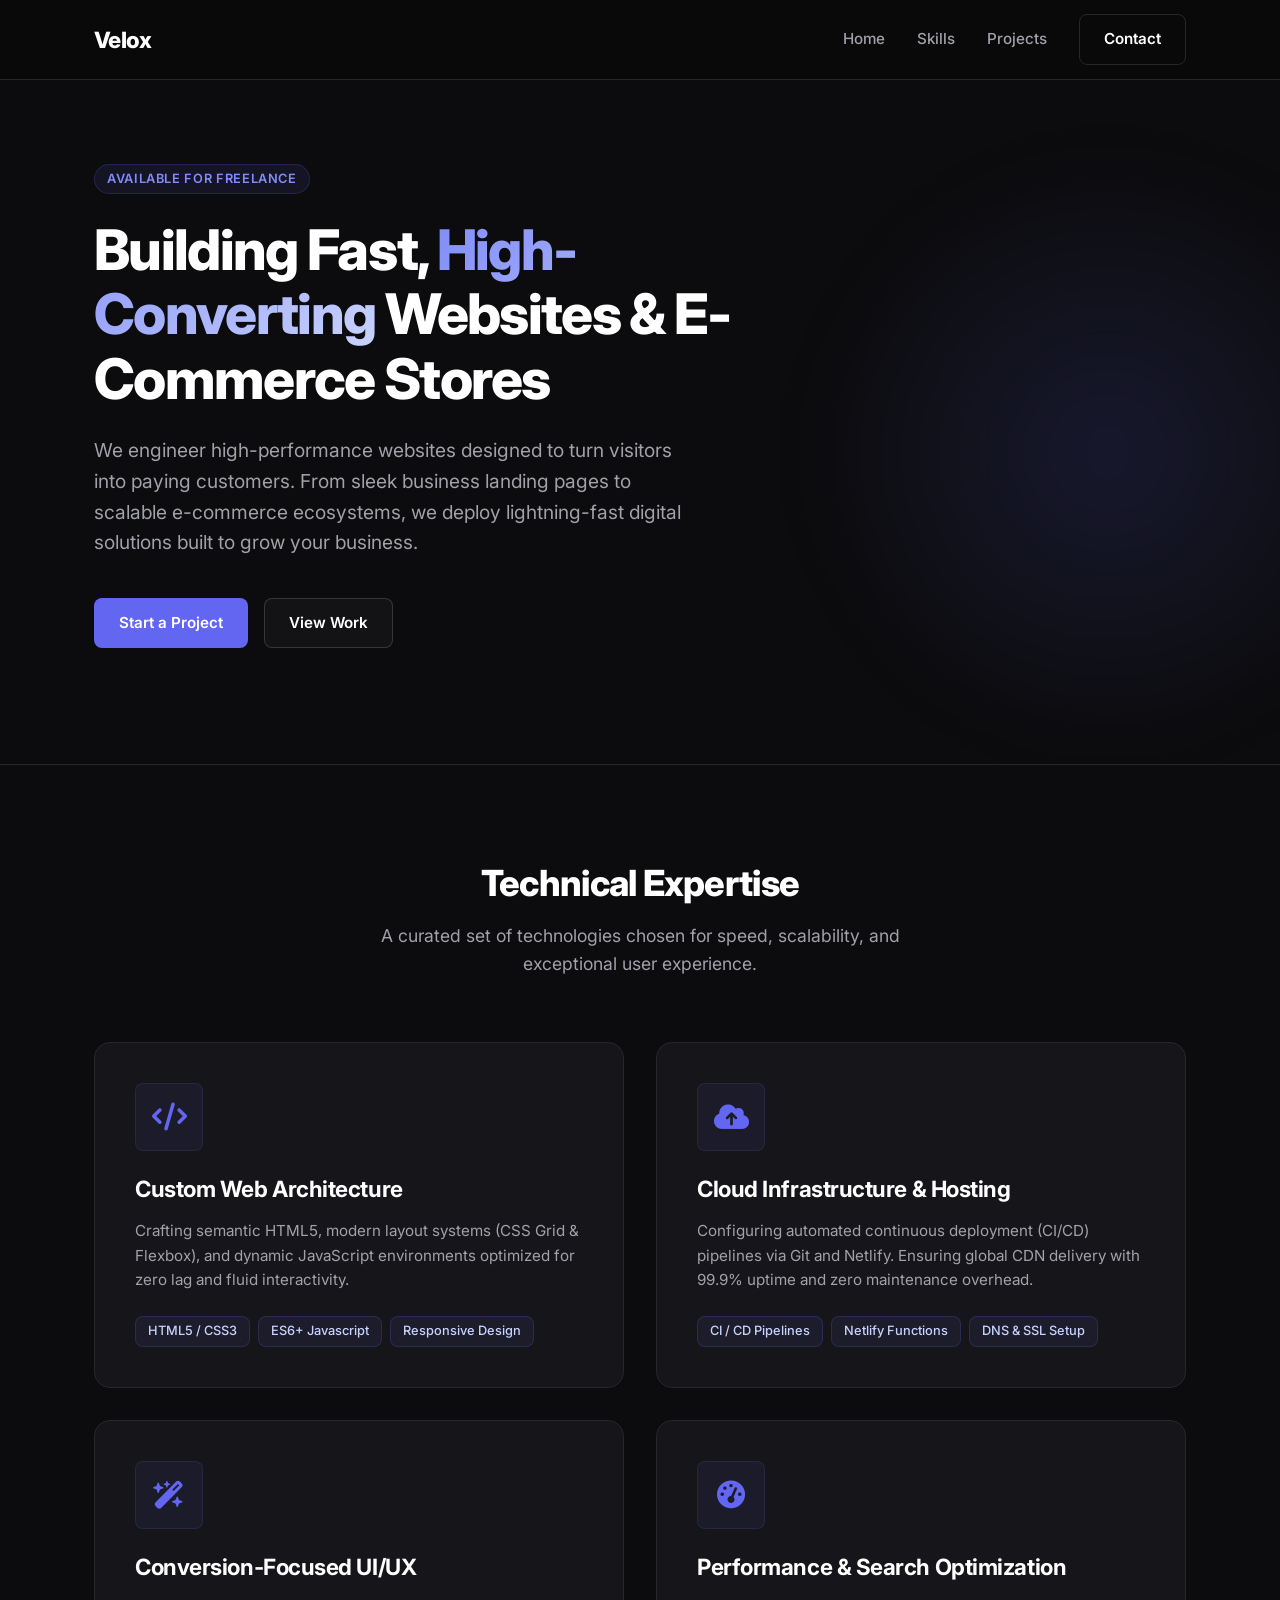
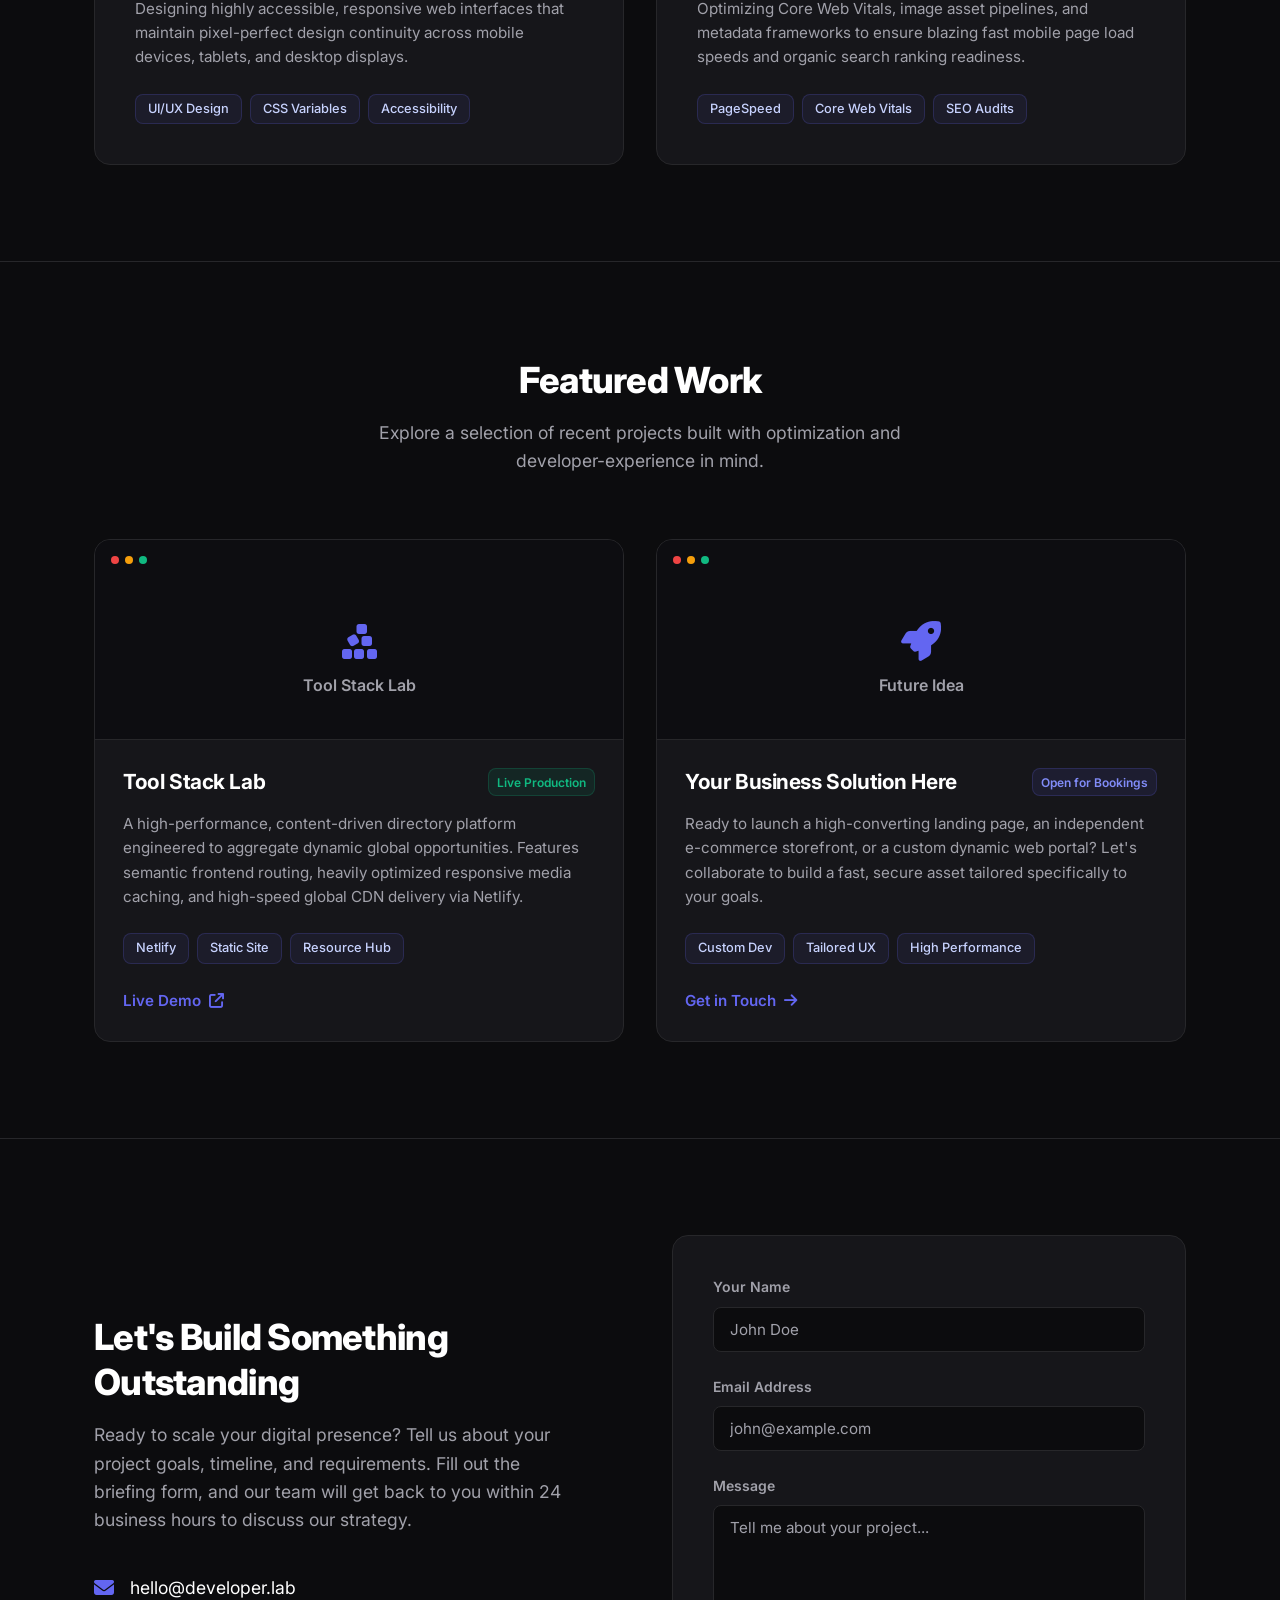
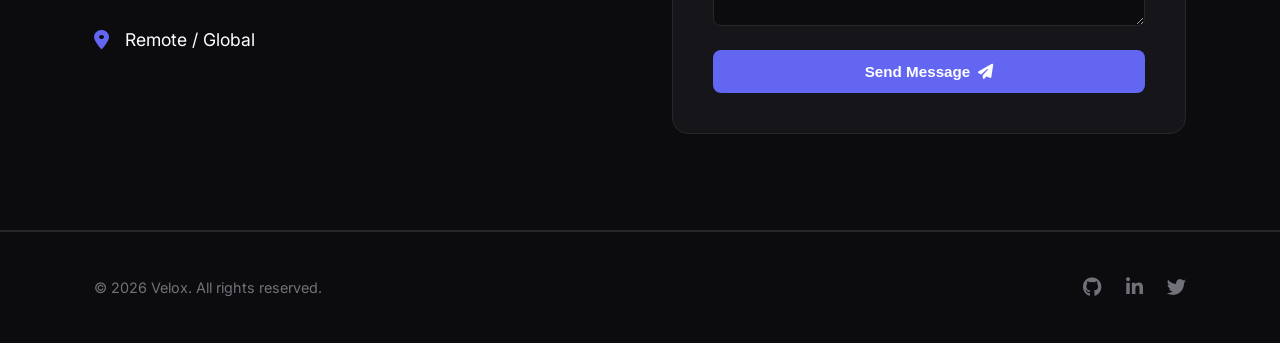
<file: index.html>
<!DOCTYPE html>
<html lang="en">

<head>
    <meta charset="UTF-8">
    <meta name="viewport" content="width=device-width, initial-scale=1.0">
    <meta name="description"
        content="We engineer high-performance websites designed to turn visitors into paying customers. Lightning-fast digital solutions built to grow your business.">
    <title>Velox | High-Performance Websites & E-Commerce Stores</title>

    <!-- Open Graph / Facebook -->
    <meta property="og:type" content="website">
    <meta property="og:title" content="Velox | High-Performance Websites & E-Commerce Stores">
    <meta property="og:description"
        content="We engineer high-performance websites designed to turn visitors into paying customers. Lightning-fast digital solutions built to grow your business.">
    <meta property="og:image" content="https://velox.dev/preview.jpg">

    <!-- Twitter -->
    <meta property="twitter:card" content="summary_large_image">
    <meta property="twitter:title" content="Velox | High-Performance Websites & E-Commerce Stores">
    <meta property="twitter:description"
        content="We engineer high-performance websites designed to turn visitors into paying customers. Lightning-fast digital solutions built to grow your business.">
    <meta property="twitter:image" content="https://velox.dev/preview.jpg">

    <!-- Google Fonts - Inter -->
    <link rel="preconnect" href="https://fonts.googleapis.com">
    <link rel="preconnect" href="https://fonts.gstatic.com" crossorigin>
    <link href="https://fonts.googleapis.com/css2?family=Inter:wght@300;400;500;600;700;800&display=swap"
        rel="stylesheet">
    <!-- FontAwesome for icons -->
    <link rel="stylesheet" href="https://cdnjs.cloudflare.com/ajax/libs/font-awesome/6.4.0/css/all.min.css">
    <!-- Custom CSS -->
    <link rel="stylesheet" href="style.css">
</head>

<body>

    <!-- Sticky Navbar -->
    <header class="navbar">
        <div class="container navbar-container">
            <a href="#home" class="logo">
                Velox
            </a>
            <nav class="nav-links">
                <a href="#home">Home</a>
                <a href="#skills">Skills</a>
                <a href="#projects">Projects</a>
                <a href="#contact" class="btn btn-outline">Contact</a>
            </nav>
        </div>
    </header>

    <main>
        <!-- Hero Section -->
        <section id="home" class="hero">
            <div class="container hero-container">
                <div class="hero-content">
                    <span class="badge">Available for Freelance</span>
                    <h1 class="hero-headline">Building Fast, <span class="text-gradient">High-Converting</span> Websites
                        & E-Commerce Stores</h1>
                    <p class="hero-subtext">
                        We engineer high-performance websites designed to turn visitors into paying customers. From sleek
                        business landing pages to scalable e-commerce ecosystems, we deploy lightning-fast digital
                        solutions built to grow your business.
                    </p>
                    <div class="hero-actions">
                        <a href="#contact" class="btn btn-primary">Start a Project</a>
                        <a href="#projects" class="btn btn-secondary">View Work</a>
                    </div>
                </div>
            </div>
            <div class="hero-glow"></div>
        </section>

        <!-- Skills Section -->
        <section id="skills" class="skills">
            <div class="container">
                <div class="section-header">
                    <h2 class="section-title">Technical Expertise</h2>
                    <p class="section-subtitle">A curated set of technologies chosen for speed, scalability, and
                        exceptional user experience.</p>
                </div>
                <div class="skills-grid">
                    <!-- Frontend Skill -->
                    <div class="skill-card">
                        <div class="skill-icon">
                            <i class="fa-solid fa-code"></i>
                        </div>
                        <h3>Custom Web Architecture</h3>
                        <p>Crafting semantic HTML5, modern layout systems (CSS Grid & Flexbox), and dynamic JavaScript
                            environments optimized for zero lag and fluid interactivity.</p>
                        <div class="skill-tags">
                            <span class="tag">HTML5 / CSS3</span>
                            <span class="tag">ES6+ Javascript</span>
                            <span class="tag">Responsive Design</span>
                        </div>
                    </div>
                    <!-- Netlify Skill -->
                    <div class="skill-card">
                        <div class="skill-icon">
                            <i class="fa-solid fa-cloud-arrow-up"></i>
                        </div>
                        <h3>Cloud Infrastructure & Hosting</h3>
                        <p>Configuring automated continuous deployment (CI/CD) pipelines via Git and Netlify. Ensuring
                            global CDN delivery with 99.9% uptime and zero maintenance overhead.</p>
                        <div class="skill-tags">
                            <span class="tag">CI / CD Pipelines</span>
                            <span class="tag">Netlify Functions</span>
                            <span class="tag">DNS & SSL Setup</span>
                        </div>
                    </div>
                    <!-- UI/UX & Design Systems -->
                    <div class="skill-card">
                        <div class="skill-icon">
                            <i class="fa-solid fa-wand-magic-sparkles"></i>
                        </div>
                        <h3>Conversion-Focused UI/UX</h3>
                        <p>Designing highly accessible, responsive web interfaces that maintain pixel-perfect design
                            continuity across mobile devices, tablets, and desktop displays.</p>
                        <div class="skill-tags">
                            <span class="tag">UI/UX Design</span>
                            <span class="tag">CSS Variables</span>
                            <span class="tag">Accessibility</span>
                        </div>
                    </div>
                    <!-- Performance & SEO -->
                    <div class="skill-card">
                        <div class="skill-icon">
                            <i class="fa-solid fa-gauge-high"></i>
                        </div>
                        <h3>Performance & Search Optimization</h3>
                        <p>Optimizing Core Web Vitals, image asset pipelines, and metadata frameworks to ensure blazing
                            fast mobile page load speeds and organic search ranking readiness.</p>
                        <div class="skill-tags">
                            <span class="tag">PageSpeed</span>
                            <span class="tag">Core Web Vitals</span>
                            <span class="tag">SEO Audits</span>
                        </div>
                    </div>
                </div>
            </div>
        </section>

        <!-- Projects Section -->
        <section id="projects" class="projects">
            <div class="container">
                <div class="section-header">
                    <h2 class="section-title">Featured Work</h2>
                    <p class="section-subtitle">Explore a selection of recent projects built with optimization and
                        developer-experience in mind.</p>
                </div>
                <div class="projects-grid">
                    <!-- Project 1: Tool Stack Lab -->
                    <article class="project-card">
                        <div class="project-preview">
                            <div class="preview-browser">
                                <span class="browser-dot red"></span>
                                <span class="browser-dot yellow"></span>
                                <span class="browser-dot green"></span>
                            </div>
                            <div class="preview-content">
                                <i class="fa-solid fa-cubes-stacked preview-icon"></i>
                                <span>Tool Stack Lab</span>
                            </div>
                        </div>
                        <div class="project-details">
                            <div class="project-header">
                                <h3>Tool Stack Lab</h3>
                                <span class="status-badge">Live Production</span>
                            </div>
                            <p>A high-performance, content-driven directory platform engineered to aggregate dynamic
                                global opportunities. Features semantic frontend routing, heavily optimized responsive
                                media caching, and high-speed global CDN delivery via Netlify.</p>
                            <div class="project-tags">
                                <span class="tag">Netlify</span>
                                <span class="tag">Static Site</span>
                                <span class="tag">Resource Hub</span>
                            </div>
                            <div class="project-links">
                                <a href="#" class="project-link" aria-label="Visit Tool Stack Lab Website">Live Demo <i
                                        class="fa-solid fa-arrow-up-right-from-square"></i></a>
                            </div>
                        </div>
                    </article>

                    <!-- Project 2: Placeholder -->
                    <article class="project-card placeholder-card">
                        <div class="project-preview">
                            <div class="preview-browser">
                                <span class="browser-dot red"></span>
                                <span class="browser-dot yellow"></span>
                                <span class="browser-dot green"></span>
                            </div>
                            <div class="preview-content">
                                <i class="fa-solid fa-rocket preview-icon"></i>
                                <span>Future Idea</span>
                            </div>
                        </div>
                        <div class="project-details">
                            <div class="project-header">
                                <h3>Your Business Solution Here</h3>
                                <span class="status-badge status-upcoming">Open for Bookings</span>
                            </div>
                            <p>Ready to launch a high-converting landing page, an independent e-commerce storefront, or
                                a custom dynamic web portal? Let's collaborate to build a fast, secure asset tailored
                                specifically to your goals.</p>
                            <div class="project-tags">
                                <span class="tag">Custom Dev</span>
                                <span class="tag">Tailored UX</span>
                                <span class="tag">High Performance</span>
                            </div>
                            <div class="project-links">
                                <a href="#contact" class="project-link" aria-label="Get in Touch to start a project">Get
                                    in Touch <i class="fa-solid fa-arrow-right"></i></a>
                            </div>
                        </div>
                    </article>
                </div>
            </div>
        </section>

        <!-- Contact Section -->
        <section id="contact" class="contact">
            <div class="container contact-container">
                <div class="contact-info">
                    <h2 class="section-title text-left">Let's Build Something Outstanding</h2>
                    <p class="contact-text">
                        Ready to scale your digital presence? Tell us about your project goals, timeline, and
                        requirements. Fill out the briefing form, and our team will get back to you within 24 business hours to
                        discuss our strategy.
                    </p>
                    <div class="contact-details-list">
                        <div class="contact-item">
                            <i class="fa-solid fa-envelope"></i>
                            <span>hello@developer.lab</span>
                        </div>
                        <div class="contact-item">
                            <i class="fa-solid fa-location-dot"></i>
                            <span>Remote / Global</span>
                        </div>
                    </div>
                </div>

                <!-- Formspree Contact Form -->
                <div class="contact-form-wrapper">
                    <form id="contactForm" class="contact-form" onsubmit="submitForm(event)">
                        
                        <div class="form-group">
                            <label for="name">Your Name</label>
                            <input type="text" id="name" name="name" required placeholder="John Doe">
                        </div>
                        
                        <div class="form-group">
                            <label for="email">Email Address</label>
                            <input type="email" id="email" name="email" required placeholder="john@example.com">
                        </div>
                        
                        <div class="form-group">
                            <label for="message">Message</label>
                            <textarea id="message" name="message" rows="5" required
                                placeholder="Tell me about your project..."></textarea>
                        </div>
                        
                        <button type="submit" class="btn btn-primary btn-block">
                            Send Message <i class="fa-solid fa-paper-plane"></i>
                        </button>
                    </form>
                    <script>
                        function submitForm(event) {
                            event.preventDefault(); // Forces the browser NOT to redirect to the generic page
                            
                            const form = document.getElementById('contactForm');
                            const formData = new FormData(form);
                            
                            fetch('https://formspree.io/f/xkoljalk', {
                                method: 'POST',
                                body: formData,
                                headers: {
                                    'Accept': 'application/json'
                                }
                            })
                            .then(response => {
                                if (response.ok) {
                                    window.location.href = 'success.html'; // Redirects to our custom page
                                } else {
                                    alert('Transmission error. Please try again.');
                                }
                            })
                            .catch(error => {
                                alert('Transmission error. Please check your connection.');
                            });
                        }
                    </script>
                </div>
            </div>
        </section>
    </main>

    <!-- Footer -->
    <footer class="footer">
        <div class="container footer-container">
            <p>&copy; 2026 Velox. All rights reserved.</p>
            <div class="footer-socials">
                <a href="#" aria-label="GitHub"><i class="fa-brands fa-github"></i></a>
                <a href="#" aria-label="LinkedIn"><i class="fa-brands fa-linkedin-in"></i></a>
                <a href="#" aria-label="Twitter"><i class="fa-brands fa-twitter"></i></a>
            </div>
        </div>
    </footer>
</body>

</html>
</file>
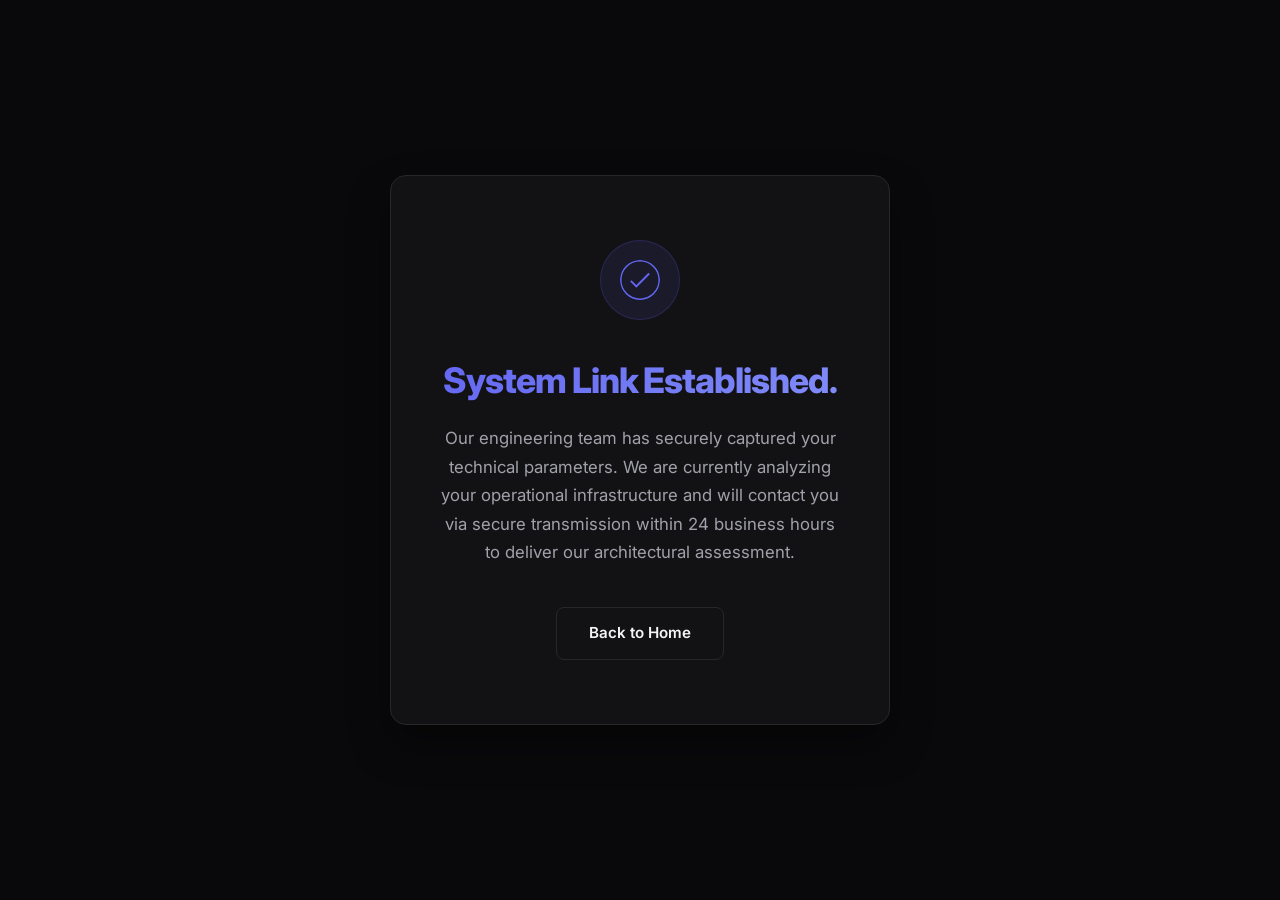
<file: success.html>
<!DOCTYPE html>
<html lang="en">
<head>
    <meta charset="UTF-8">
    <meta name="viewport" content="width=device-width, initial-scale=1.0">
    <title>Transmission Received | Velox</title>
    <!-- Google Fonts - Inter -->
    <link rel="preconnect" href="https://fonts.googleapis.com">
    <link rel="preconnect" href="https://fonts.gstatic.com" crossorigin>
    <link href="https://fonts.googleapis.com/css2?family=Inter:wght@300;400;500;600;700;800&display=swap" rel="stylesheet">
    <style>
        /* Velox Design System */
        :root {
            --bg-primary: #09090b;
            --bg-secondary: #121215;
            --accent: #6366f1;
            --accent-glow: rgba(99, 102, 241, 0.15);
            --accent-gradient: linear-gradient(135deg, #6366f1 0%, #818cf8 100%);
            --text-primary: #f4f4f5;
            --text-secondary: #a1a1aa;
            --border-color: #27272a;
            --border-radius-lg: 16px;
            --transition-fast: 0.2s cubic-bezier(0.16, 1, 0.3, 1);
        }

        *, *::before, *::after {
            box-sizing: border-box;
            margin: 0;
            padding: 0;
        }

        body {
            font-family: 'Inter', -apple-system, sans-serif;
            background-color: var(--bg-primary);
            color: var(--text-primary);
            line-height: 1.6;
            display: flex;
            align-items: center;
            justify-content: center;
            min-height: 100vh;
            overflow: hidden;
            -webkit-font-smoothing: antialiased;
        }

        .success-container {
            background-color: var(--bg-secondary);
            border: 1px solid var(--border-color);
            border-radius: var(--border-radius-lg);
            padding: 4rem 3rem;
            max-width: 500px;
            width: 90%;
            text-align: center;
            position: relative;
            z-index: 2;
            box-shadow: 0 20px 40px rgba(0, 0, 0, 0.4);
            animation: slideUp 0.6s cubic-bezier(0.16, 1, 0.3, 1) forwards;
            opacity: 0;
            transform: translateY(20px);
        }

        /* Ambient Glow Behind Card */
        .glow-background {
            position: absolute;
            top: 50%;
            left: 50%;
            transform: translate(-50%, -50%);
            width: 400px;
            height: 400px;
            background: radial-gradient(circle, var(--accent-glow) 0%, transparent 70%);
            z-index: 1;
            pointer-events: none;
            filter: blur(40px);
        }

        /* Animated Checkmark Icon */
        .icon-wrapper {
            display: flex;
            align-items: center;
            justify-content: center;
            width: 80px;
            height: 80px;
            background: rgba(99, 102, 241, 0.1);
            border: 1px solid rgba(99, 102, 241, 0.2);
            border-radius: 50%;
            margin: 0 auto 2rem;
            position: relative;
        }

        .checkmark {
            width: 40px;
            height: 40px;
            border-radius: 50%;
            display: block;
            stroke-width: 2.5;
            stroke: var(--accent);
            stroke-miterlimit: 10;
            box-shadow: inset 0px 0px 0px var(--accent);
            animation: fill .4s ease-in-out .4s forwards, scale .3s ease-in-out .9s both;
        }

        .checkmark__circle {
            stroke-dasharray: 166;
            stroke-dashoffset: 166;
            stroke-width: 2;
            stroke-miterlimit: 10;
            stroke: var(--accent);
            fill: none;
            animation: stroke 0.6s cubic-bezier(0.65, 0, 0.45, 1) forwards;
        }

        .checkmark__check {
            transform-origin: 50% 50%;
            stroke-dasharray: 48;
            stroke-dashoffset: 48;
            animation: stroke 0.3s cubic-bezier(0.65, 0, 0.45, 1) 0.6s forwards;
        }

        h1 {
            font-size: 2.2rem;
            font-weight: 800;
            letter-spacing: -0.03em;
            margin-bottom: 1rem;
            background: var(--accent-gradient);
            -webkit-background-clip: text;
            -webkit-text-fill-color: transparent;
        }

        p {
            font-size: 1.05rem;
            color: var(--text-secondary);
            margin-bottom: 2.5rem;
            line-height: 1.7;
        }

        /* Return Button */
        .btn {
            display: inline-flex;
            align-items: center;
            justify-content: center;
            padding: 0.85rem 2rem;
            background-color: transparent;
            color: var(--text-primary);
            border: 1px solid var(--border-color);
            border-radius: 8px;
            font-size: 0.95rem;
            font-weight: 600;
            text-decoration: none;
            transition: all var(--transition-fast);
            cursor: pointer;
        }

        .btn:hover {
            border-color: var(--accent);
            background-color: rgba(99, 102, 241, 0.05);
            color: #818cf8;
            transform: translateY(-2px);
        }

        /* Animations */
        @keyframes slideUp {
            to {
                opacity: 1;
                transform: translateY(0);
            }
        }

        @keyframes stroke {
            100% {
                stroke-dashoffset: 0;
            }
        }

        @keyframes scale {
            0%, 100% {
                transform: none;
            }
            50% {
                transform: scale3d(1.1, 1.1, 1);
            }
        }

        @keyframes fill {
            100% {
                box-shadow: inset 0px 0px 0px 30px transparent;
            }
        }
    </style>
</head>
<body>

    <div class="glow-background"></div>

    <div class="success-container">
        <div class="icon-wrapper">
            <svg class="checkmark" xmlns="http://www.w3.org/2000/svg" viewBox="0 0 52 52">
                <circle class="checkmark__circle" cx="26" cy="26" r="25" fill="none"/>
                <path class="checkmark__check" fill="none" d="M14.1 27.2l7.1 7.2 16.7-16.8"/>
            </svg>
        </div>
        <h1>System Link Established.</h1>
        <p>Our engineering team has securely captured your technical parameters. We are currently analyzing your operational infrastructure and will contact you via secure transmission within 24 business hours to deliver our architectural assessment.</p>
        <a href="index.html" class="btn">Back to Home</a>
    </div>

</body>
</html>
</file>
<file: style.css>
/* ==========================================================================
   Design System & Variables
   ========================================================================== */
:root {
    /* Color Palette */
    --bg-primary: #0c0c0e;
    /* Premium deep dark background */
    --bg-secondary: #16161a;
    /* Solid card background */
    --bg-tertiary: #222227;
    /* Hover state background */
    --accent: #6366f1;
    /* Primary Accent / Button Indigo */
    --accent-light: #818cf8;
    /* Lighter Indigo for hover states */
    --accent-glow: rgba(99, 102, 241, 0.15);
    --accent-gradient: linear-gradient(135deg, #6366f1 0%, #818cf8 100%);

    /* Text Colors */
    --text-primary: #ffffff;
    /* High-contrast Text Main */
    --text-secondary: #a1a1aa;
    /* Text Muted */
    --text-muted: #71717a;
    /* Sub-labels and metadata */

    /* Borders & Spacing */
    --border-color: #27272a;
    /* Card and divider borders */
    --border-hover: #3f3f46;
    /* Hover borders */
    --border-focus: #818cf8;
    --border-radius-lg: 16px;
    --border-radius-md: 12px;
    --border-radius-sm: 8px;

    /* Transitions */
    --transition-fast: 0.2s cubic-bezier(0.16, 1, 0.3, 1);
    --transition-normal: 0.4s cubic-bezier(0.16, 1, 0.3, 1);

    /* Layout Sizes */
    --max-width: 1140px;
    --header-height: 80px;
}

/* ==========================================================================
   Reset & Base Styles
   ========================================================================== */
*,
*::before,
*::after {
    box-sizing: border-box;
    margin: 0;
    padding: 0;
}

html {
    scroll-behavior: smooth;
    font-size: 16px;
}

body {
    font-family: 'Inter', -apple-system, BlinkMacSystemFont, "Segoe UI", Roboto, sans-serif;
    background-color: var(--bg-primary);
    color: var(--text-primary);
    line-height: 1.6;
    overflow-x: hidden;
    -webkit-font-smoothing: antialiased;
    -moz-osx-font-smoothing: grayscale;
}

.container {
    width: 100%;
    max-width: var(--max-width);
    margin: 0 auto;
    padding: 0 1.5rem;
}

/* Typography Utility */
h1,
h2,
h3,
h4 {
    font-weight: 700;
    line-height: 1.25;
    letter-spacing: -0.02em;
    color: #ffffff;
}

a {
    color: inherit;
    text-decoration: none;
    transition: color var(--transition-fast);
}

/* ==========================================================================
   Common Components (Buttons, Badges, Layout)
   ========================================================================== */
.btn {
    display: inline-flex;
    align-items: center;
    justify-content: center;
    gap: 0.5rem;
    padding: 0.75rem 1.5rem;
    border-radius: var(--border-radius-sm);
    font-size: 0.95rem;
    font-weight: 600;
    cursor: pointer;
    transition: all var(--transition-fast);
    border: 1px solid transparent;
}

.btn-primary {
    background: var(--accent);
    color: #ffffff;
}

.btn-primary:hover {
    background: var(--accent-light);
    transform: translateY(-2px);
}

.btn-secondary {
    background-color: rgba(255, 255, 255, 0.03);
    border: 1px solid rgba(255, 255, 255, 0.15);
    color: var(--text-primary);
}

.btn-secondary:hover {
    background-color: rgba(255, 255, 255, 0.08);
    border-color: rgba(255, 255, 255, 0.3);
    transform: translateY(-2px);
}

.btn-outline {
    background-color: transparent;
    border-color: var(--border-color);
    color: var(--text-primary);
}

.btn-outline:hover {
    border-color: var(--accent);
    color: var(--accent-light);
    background-color: rgba(99, 102, 241, 0.05);
}

.btn-sm {
    padding: 0.5rem 1rem;
    font-size: 0.875rem;
}

.btn-block {
    display: flex;
    width: 100%;
}

.badge {
    display: inline-block;
    padding: 0.25rem 0.75rem;
    background-color: rgba(99, 102, 241, 0.1);
    border: 1px solid rgba(99, 102, 241, 0.2);
    color: var(--accent-light);
    border-radius: 9999px;
    font-size: 0.8rem;
    font-weight: 600;
    letter-spacing: 0.05em;
    text-transform: uppercase;
    margin-bottom: 1.5rem;
}

.text-gradient {
    background: linear-gradient(135deg, #818cf8 0%, #c7d2fe 100%);
    -webkit-background-clip: text;
    background-clip: text;
    -webkit-text-fill-color: transparent;
}

/* ==========================================================================
   Header & Navigation (Sticky)
   ========================================================================== */
.navbar {
    position: fixed;
    top: 0;
    left: 0;
    width: 100%;
    height: var(--header-height);
    background-color: rgba(9, 9, 11, 0.8);
    backdrop-filter: blur(12px);
    -webkit-backdrop-filter: blur(12px);
    border-bottom: 1px solid var(--border-color);
    z-index: 1000;
    display: flex;
    align-items: center;
}

.navbar-container {
    display: flex;
    justify-content: space-between;
    align-items: center;
    width: 100%;
}

.logo {
    font-size: 1.4rem;
    font-weight: 800;
    letter-spacing: -0.03em;
    color: #ffffff;
}

.logo-accent {
    color: var(--accent);
}

.nav-links {
    display: flex;
    align-items: center;
    gap: 2rem;
}

.nav-links a:not(.btn) {
    font-size: 0.95rem;
    font-weight: 500;
    color: var(--text-secondary);
}

.nav-links a:not(.btn):hover {
    color: var(--accent-light);
}

/* ==========================================================================
   Hero Section
   ========================================================================== */
.hero {
    position: relative;
    padding-top: calc(var(--header-height) + 4rem);
    padding-bottom: 6rem;
    min-height: 85vh;
    display: flex;
    align-items: center;
    overflow: hidden;
}

.hero-container {
    position: relative;
    z-index: 2;
}

.hero-content {
    max-width: 720px;
}

.hero-headline {
    font-size: 3.5rem;
    line-height: 1.15;
    margin-bottom: 1.5rem;
    font-weight: 800;
    letter-spacing: -0.03em;
}

.hero-subtext {
    font-size: 1.2rem;
    color: var(--text-secondary);
    margin-bottom: 2.5rem;
    max-width: 600px;
}

.hero-actions {
    display: flex;
    gap: 1rem;
}

/* Background Glow Effect */
.hero-glow {
    position: absolute;
    top: 20%;
    right: -10%;
    width: 600px;
    height: 600px;
    background: radial-gradient(circle, var(--accent-glow) 0%, transparent 70%);
    z-index: 1;
    pointer-events: none;
    filter: blur(40px);
}

/* ==========================================================================
   Section Layout Boilerplate
   ========================================================================== */
section {
    padding: 6rem 0;
    border-bottom: 1px solid var(--border-color);
}

.section-header {
    text-align: center;
    max-width: 600px;
    margin: 0 auto 4rem;
}

.section-title {
    font-size: 2.25rem;
    font-weight: 800;
    margin-bottom: 1rem;
}

.text-left {
    text-align: left;
}

.section-subtitle {
    font-size: 1.1rem;
    color: var(--text-secondary);
}

/* ==========================================================================
   Skills Section
   ========================================================================== */
/* Fixed 2x2 grid on desktop — prevents 4th card from floating on its own row */
.skills-grid {
    display: grid;
    grid-template-columns: repeat(2, 1fr);
    gap: 2rem;
}

.skill-card {
    background-color: var(--bg-secondary);
    border: 1px solid var(--border-color);
    border-radius: var(--border-radius-lg);
    padding: 2.5rem;
    transition: all var(--transition-normal);
    position: relative;
    overflow: hidden;
}

.skill-card::before {
    content: '';
    position: absolute;
    top: 0;
    left: 0;
    width: 100%;
    height: 100%;
    background: radial-gradient(circle at 0% 0%, rgba(99, 102, 241, 0.05) 0%, transparent 50%);
    opacity: 0;
    transition: opacity var(--transition-normal);
}

.skill-card:hover {
    border-color: var(--border-hover);
    transform: translateY(-4px);
    box-shadow: 0 10px 30px rgba(0, 0, 0, 0.3);
}

.skill-card:hover::before {
    opacity: 1;
}

.skill-icon {
    font-size: 1.75rem;
    /* Slightly larger icon for balance */
    color: var(--accent);
    margin-bottom: 1.5rem;
    background: rgba(99, 102, 241, 0.07);
    width: 68px;
    /* Box sized for breathable padding */
    height: 68px;
    display: flex;
    align-items: center;
    justify-content: center;
    border-radius: var(--border-radius-sm);
    border: 1px solid rgba(99, 102, 241, 0.15);
}

.skill-card h3 {
    font-size: 1.4rem;
    margin-bottom: 1rem;
}

.skill-card p {
    color: var(--text-secondary);
    font-size: 0.95rem;
    margin-bottom: 1.5rem;
}

.skill-tags {
    display: flex;
    flex-wrap: wrap;
    gap: 0.5rem;
}

.tag {
    font-size: 0.8rem;
    background-color: rgba(99, 102, 241, 0.08);
    border: 1px solid rgba(99, 102, 241, 0.2);
    color: #c7d2fe;
    padding: 0.25rem 0.75rem;
    border-radius: var(--border-radius-sm);
    font-weight: 500;
}

/* ==========================================================================
   Projects Section
   ========================================================================== */
.projects-grid {
    display: grid;
    grid-template-columns: repeat(auto-fit, minmax(340px, 1fr));
    gap: 2rem;
}

.project-card {
    background-color: var(--bg-secondary);
    border: 1px solid var(--border-color);
    border-radius: var(--border-radius-lg);
    overflow: hidden;
    display: flex;
    flex-direction: column;
    transition: all var(--transition-normal);
}

.project-card:hover {
    border-color: var(--border-hover);
    transform: translateY(-4px);
    box-shadow: 0 10px 30px rgba(0, 0, 0, 0.3);
}

.project-preview {
    height: 200px;
    background-color: #0d0d11;
    border-bottom: 1px solid var(--border-color);
    padding: 1rem;
    display: flex;
    flex-direction: column;
    justify-content: flex-start;
    position: relative;
}

.preview-browser {
    display: flex;
    gap: 6px;
    margin-bottom: 2rem;
}

.browser-dot {
    width: 8px;
    height: 8px;
    border-radius: 50%;
}

.browser-dot.red {
    background-color: #ef4444;
}

.browser-dot.yellow {
    background-color: #f59e0b;
}

.browser-dot.green {
    background-color: #10b981;
}

.preview-content {
    flex-grow: 1;
    display: flex;
    flex-direction: column;
    justify-content: center;
    align-items: center;
    color: var(--text-secondary);
    font-weight: 600;
    gap: 0.75rem;
}

.preview-icon {
    font-size: 2.5rem;
    color: var(--accent);
}

.project-details {
    padding: 1.75rem;
    display: flex;
    flex-direction: column;
    flex-grow: 1;
}

.project-header {
    display: flex;
    justify-content: space-between;
    align-items: center;
    margin-bottom: 1rem;
}

.project-header h3 {
    font-size: 1.3rem;
}

.status-badge {
    font-size: 0.75rem;
    background-color: rgba(16, 185, 129, 0.1);
    color: #10b981;
    border: 1px solid rgba(16, 185, 129, 0.2);
    padding: 0.2rem 0.5rem;
    border-radius: var(--border-radius-sm);
    font-weight: 600;
}

.project-details p {
    color: var(--text-secondary);
    font-size: 0.95rem;
    margin-bottom: 1.5rem;
    flex-grow: 1;
}

.project-tags {
    display: flex;
    flex-wrap: wrap;
    gap: 0.5rem;
    margin-bottom: 1.5rem;
}

.project-links {
    margin-top: auto;
}

.project-link {
    display: inline-flex;
    align-items: center;
    gap: 0.5rem;
    font-weight: 600;
    font-size: 0.95rem;
    color: var(--accent);
}

.project-link:hover {
    color: var(--accent-light);
}

/* Status badge for upcoming works */
.status-badge.status-upcoming {
    background-color: rgba(99, 102, 241, 0.1);
    color: var(--accent-light);
    border: 1px solid rgba(99, 102, 241, 0.2);
}

/* ==========================================================================
   Contact Section & Form
   ========================================================================== */
.contact-container {
    display: grid;
    grid-template-columns: 1fr 1fr;
    gap: 4rem;
    align-items: center;
}

.contact-info {
    max-width: 480px;
}

.contact-text {
    font-size: 1.1rem;
    color: var(--text-secondary);
    margin-bottom: 2.5rem;
}

.contact-details-list {
    display: flex;
    flex-direction: column;
    gap: 1.5rem;
}

.contact-item {
    display: flex;
    align-items: center;
    gap: 1rem;
    font-size: 1.1rem;
}

.contact-item i {
    color: var(--accent);
    font-size: 1.25rem;
}

.contact-form-wrapper {
    background-color: var(--bg-secondary);
    border: 1px solid var(--border-color);
    border-radius: var(--border-radius-lg);
    padding: 2.5rem;
}

.contact-form {
    display: flex;
    flex-direction: column;
    gap: 1.5rem;
}

.form-group {
    display: flex;
    flex-direction: column;
    gap: 0.5rem;
}

.form-group label {
    font-size: 0.875rem;
    font-weight: 600;
    color: var(--text-secondary);
}

.form-group input,
.form-group textarea {
    background-color: var(--bg-primary);
    border: 1px solid var(--border-color);
    color: var(--text-primary);
    padding: 0.75rem 1rem;
    border-radius: var(--border-radius-sm);
    font-family: inherit;
    font-size: 0.95rem;
    transition: border-color var(--transition-fast), box-shadow var(--transition-fast);
    width: 100%;
}

/* Scoped placeholder rule */
.form-group input::placeholder,
.form-group textarea::placeholder {
    color: #a1a1aa;
    opacity: 1;
}

/* Global override with !important to ensure browser resets don't interfere */
input::placeholder,
textarea::placeholder {
    color: #a1a1aa !important;
    opacity: 1;
}

.form-group input:focus,
.form-group textarea:focus {
    outline: none;
    border-color: var(--border-focus);
    box-shadow: 0 0 0 3px rgba(99, 102, 241, 0.15);
}

/* ==========================================================================
   Footer Section
   ========================================================================== */
.footer {
    padding: 2.5rem 0;
    background-color: var(--bg-primary);
    border-top: 1px solid var(--border-color);
    color: var(--text-muted);
    font-size: 0.9rem;
}

.footer-container {
    display: flex;
    justify-content: space-between;
    align-items: center;
}

.footer-socials {
    display: flex;
    gap: 1.5rem;
}

.footer-socials a {
    color: var(--text-muted);
    font-size: 1.2rem;
}

.footer-socials a:hover {
    color: var(--accent-light);
}

/* ==========================================================================
   Responsive Media Queries (Mobile First)
   ========================================================================== */

/* Up to Tablet (Medium Devices) */
@media (max-width: 992px) {
    .contact-container {
        grid-template-columns: 1fr;
        gap: 3rem;
    }

    .contact-info {
        max-width: 100%;
        text-align: center;
    }

    .contact-info .section-title {
        text-align: center;
    }

    .contact-details-list {
        align-items: center;
    }
}

/* Up to Mobile (Small Devices) */
@media (max-width: 768px) {
    :root {
        --header-height: 70px;
    }

    .navbar-container {
        position: relative;
    }

    /* Responsive layout changes for Hero */
    .hero {
        padding-top: calc(var(--header-height) + 2rem);
        padding-bottom: 4rem;
        text-align: center;
    }

    .hero-content {
        margin: 0 auto;
    }

    .hero-headline {
        font-size: 2.5rem;
    }

    .hero-subtext {
        margin-left: auto;
        margin-right: auto;
    }

    .hero-actions {
        justify-content: center;
        flex-direction: column;
        width: 100%;
        max-width: 320px;
        margin: 0 auto;
    }

    .section-title {
        font-size: 1.8rem;
    }

    .skills-grid {
        grid-template-columns: 1fr;
    }

    .projects-grid {
        grid-template-columns: 1fr;
    }

    .contact-form-wrapper {
        padding: 1.5rem;
    }

    .footer-container {
        flex-direction: column;
        gap: 1.5rem;
        text-align: center;
    }
}
</file>
